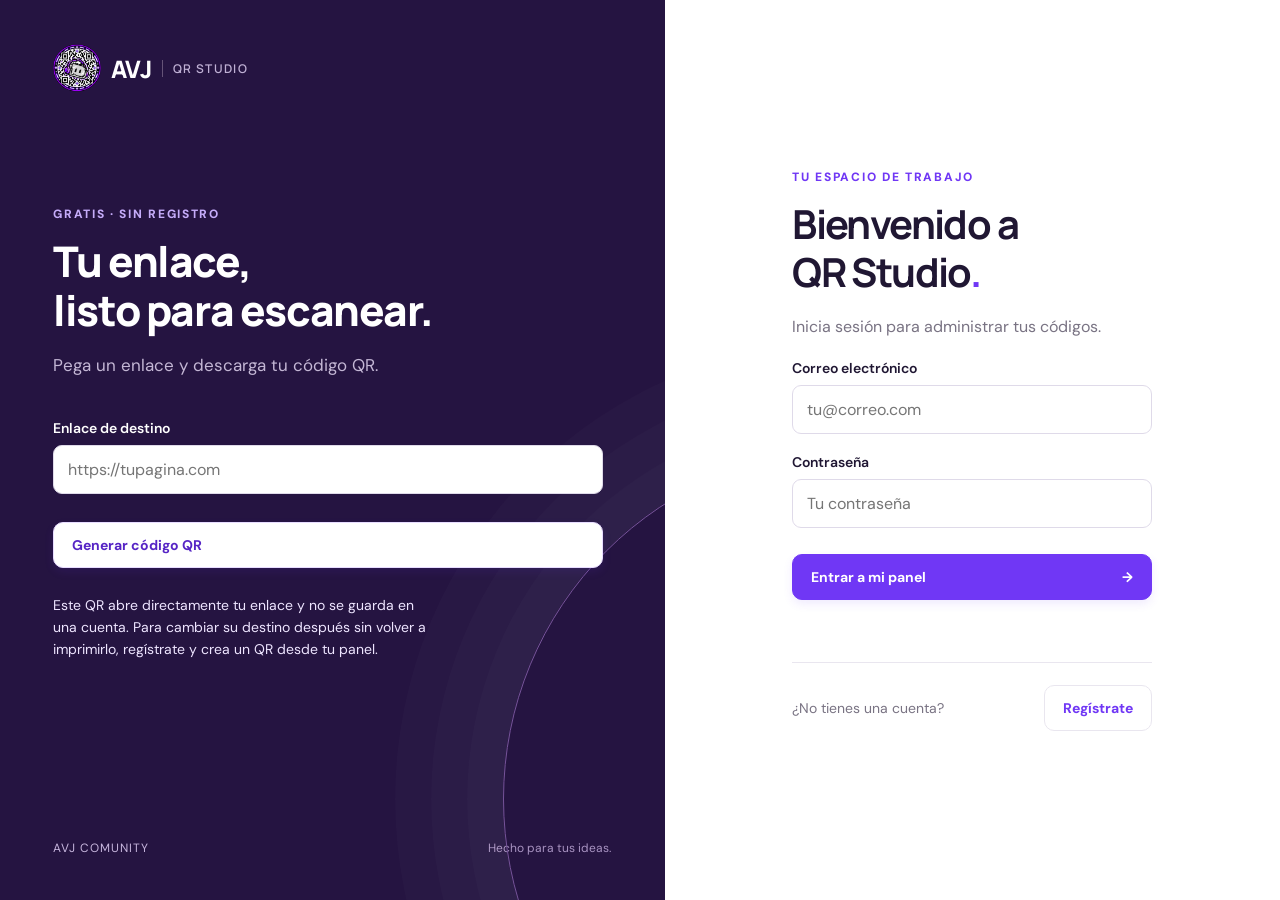
<file: public/index.html>
<!doctype html>
<html lang="es">
<head>
<meta charset="utf-8">
<meta name="viewport" content="width=device-width,initial-scale=1">
<meta name="theme-color" content="#7037f5">

<!-- ============ SEO PRINCIPAL ============ -->
<title>Generador de Códigos QR Gratis Online · PNG y SVG sin registro | AVJ QR Studio</title>
<meta name="description" content="Generador de códigos QR gratis online. Crea tu QR en segundos para enlaces, WhatsApp, WiFi, Instagram, menús, tarjetas y más. Descarga en PNG o SVG sin registro, o crea QR dinámicos editables con panel propio.">
<meta name="keywords" content="generador de qr, generador de codigos qr, crear codigo qr, codigo qr gratis, qr gratis, qr online, generador qr online, qr png, qr svg, qr para whatsapp, qr para instagram, qr para wifi, qr para menu, qr para restaurante, qr dinamico, qr estatico, qr editable, qr marketing, qr publicidad, qr tarjetas, qr negocios, qr ecuador, qr latinoamerica, avj qr studio, qravj">
<meta name="robots" content="index, follow, max-image-preview:large, max-snippet:-1, max-video-preview:-1">
<meta name="googlebot" content="index, follow">
<meta name="author" content="AVJ Comunity">
<meta name="publisher" content="AVJ QR Studio">
<meta name="copyright" content="AVJ Comunity">
<meta name="rating" content="general">
<meta name="revisit-after" content="3 days">
<meta name="language" content="Spanish">
<meta name="geo.region" content="EC">
<meta name="geo.placename" content="Ecuador">
<link rel="canonical" href="https://qronlin.netlify.app/">
<link rel="alternate" hreflang="es" href="https://qronlin.netlify.app/">
<link rel="alternate" hreflang="es-ec" href="https://qronlin.netlify.app/">
<link rel="alternate" hreflang="x-default" href="https://qronlin.netlify.app/">

<!-- ============ OPEN GRAPH ============ -->
<meta property="og:type" content="website">
<meta property="og:url" content="https://qronlin.netlify.app/">
<meta property="og:site_name" content="AVJ QR Studio">
<meta property="og:title" content="Generador de Códigos QR Gratis Online · PNG y SVG | AVJ QR Studio">
<meta property="og:description" content="Crea códigos QR gratis en segundos. Descarga PNG o SVG sin registrarte, o crea QR dinámicos y cambia el destino sin reimprimir.">
<meta property="og:image" content="https://qronlin.netlify.app/assets/og-image.png">
<meta property="og:image:secure_url" content="https://qronlin.netlify.app/assets/og-image.png">
<meta property="og:image:width" content="1200">
<meta property="og:image:height" content="630">
<meta property="og:image:alt" content="AVJ QR Studio · Generador de códigos QR gratis">
<meta property="og:locale" content="es_EC">
<meta property="og:locale:alternate" content="es_ES">
<meta property="og:locale:alternate" content="es_MX">

<!-- ============ TWITTER CARD ============ -->
<meta name="twitter:card" content="summary_large_image">
<meta name="twitter:site" content="@avj_comunity">
<meta name="twitter:creator" content="@avj_comunity">
<meta name="twitter:title" content="Generador de Códigos QR Gratis Online | AVJ QR Studio">
<meta name="twitter:description" content="Genera QR gratis, sin registro. Descarga PNG o SVG o administra QR dinámicos desde tu panel.">
<meta name="twitter:image" content="https://qronlin.netlify.app/assets/og-image.png">
<meta name="twitter:image:alt" content="AVJ QR Studio · Generador QR">

<!-- ============ FAVICON / PWA ============ -->
<link rel="icon" type="image/png" sizes="any" href="assets/avj-logo.png">
<link rel="icon" type="image/png" sizes="32x32" href="assets/avj-logo.png">
<link rel="icon" type="image/png" sizes="16x16" href="assets/avj-logo.png">
<link rel="apple-touch-icon" sizes="180x180" href="assets/avj-logo.png">
<link rel="mask-icon" href="assets/avj-logo.png" color="#7037f5">
<link rel="manifest" href="site.webmanifest">

<!-- ============ PRECONNECT ============ -->
<link rel="preconnect" href="https://fonts.googleapis.com">
<link rel="preconnect" href="https://fonts.gstatic.com" crossorigin>
<link rel="preconnect" href="https://ktmolgqoktuulvdwuoum.supabase.co" crossorigin>
<link rel="dns-prefetch" href="https://ktmolgqoktuulvdwuoum.supabase.co">
<link rel="dns-prefetch" href="https://www.instagram.com">
<link rel="dns-prefetch" href="https://chat.whatsapp.com">

<!-- ============ DATOS ESTRUCTURADOS ============ -->
<script type="application/ld+json">
{
  "@context": "https://schema.org",
  "@graph": [
    {
      "@type": "WebApplication",
      "@id": "https://qronlin.netlify.app/#app",
      "name": "AVJ QR Studio",
      "alternateName": ["Generador QR AVJ", "QR Studio", "Generador de códigos QR gratis"],
      "url": "https://qronlin.netlify.app/",
      "applicationCategory": "UtilitiesApplication",
      "applicationSubCategory": "QR Code Generator",
      "operatingSystem": "Web (Chrome, Firefox, Safari, Edge)",
      "browserRequirements": "Requires JavaScript",
      "inLanguage": "es",
      "isAccessibleForFree": true,
      "description": "Generador de códigos QR gratis online. Crea tu QR en segundos para enlaces, WhatsApp, WiFi, Instagram, menús, tarjetas y más. Descarga en PNG o SVG sin registro, o crea QR dinámicos editables con panel propio.",
      "offers": {
        "@type": "Offer",
        "price": "0",
        "priceCurrency": "USD",
        "availability": "https://schema.org/InStock"
      },
      "featureList": [
        "Generador de QR gratis sin registro",
        "Descarga de códigos QR en PNG",
        "Descarga de códigos QR en SVG",
        "QR dinámicos editables",
        "Panel para administrar códigos QR",
        "Pausar y activar códigos QR",
        "Cambiar el destino sin reimprimir el QR",
        "Compatible con WhatsApp, Instagram, WiFi, menús y enlaces"
      ],
      "screenshot": "https://qronlin.netlify.app/assets/og-image.png",
      "aggregateRating": {
        "@type": "AggregateRating",
        "ratingValue": "4.9",
        "ratingCount": "27",
        "bestRating": "5",
        "worstRating": "1"
      },
      "publisher": { "@id": "https://qronlin.netlify.app/#organization" }
    },
    {
      "@type": "Organization",
      "@id": "https://qronlin.netlify.app/#organization",
      "name": "AVJ Comunity",
      "alternateName": "AVJ QR Studio",
      "url": "https://qronlin.netlify.app/",
      "logo": {
        "@type": "ImageObject",
        "url": "https://qronlin.netlify.app/assets/avj-logo.png",
        "width": 512,
        "height": 512
      },
      "sameAs": [
        "https://www.instagram.com/avj_comunity/",
        "https://chat.whatsapp.com/BFJ3tOe3e2i5Pzqizn2ieJ"
      ],
      "contactPoint": {
        "@type": "ContactPoint",
        "contactType": "customer support",
        "url": "https://www.instagram.com/avj_comunity/",
        "availableLanguage": ["Spanish"]
      }
    },
    {
      "@type": "WebSite",
      "@id": "https://qronlin.netlify.app/#website",
      "url": "https://qronlin.netlify.app/",
      "name": "AVJ QR Studio",
      "inLanguage": "es",
      "publisher": { "@id": "https://qronlin.netlify.app/#organization" }
    },
    {
      "@type": "BreadcrumbList",
      "@id": "https://qronlin.netlify.app/#breadcrumb",
      "itemListElement": [
        { "@type": "ListItem", "position": 1, "name": "Inicio", "item": "https://qronlin.netlify.app/" },
        { "@type": "ListItem", "position": 2, "name": "Generador de códigos QR", "item": "https://qronlin.netlify.app/#generador" }
      ]
    },
    {
      "@type": "HowTo",
      "@id": "https://qronlin.netlify.app/#howto",
      "name": "Cómo crear un código QR gratis",
      "description": "Aprende a generar un código QR gratis y descargarlo en PNG o SVG en menos de un minuto, sin registro.",
      "inLanguage": "es",
      "totalTime": "PT1M",
      "estimatedCost": { "@type": "MonetaryAmount", "currency": "USD", "value": "0" },
      "step": [
        {
          "@type": "HowToStep",
          "position": 1,
          "name": "Pega tu enlace",
          "text": "Copia el enlace o destino que quieres convertir en código QR y pégalo en el campo del generador."
        },
        {
          "@type": "HowToStep",
          "position": 2,
          "name": "Genera el QR",
          "text": "Pulsa el botón Generar código QR. El código aparece al instante, listo para descargar."
        },
        {
          "@type": "HowToStep",
          "position": 3,
          "name": "Descarga PNG o SVG",
          "text": "Elige el formato PNG para imprimir o SVG para diseño vectorial y descarga tu código QR gratis."
        }
      ]
    },
    {
      "@type": "FAQPage",
      "@id": "https://qronlin.netlify.app/#faq",
      "mainEntity": [
        {
          "@type": "Question",
          "name": "¿Es gratis el generador de códigos QR de AVJ QR Studio?",
          "acceptedAnswer": { "@type": "Answer", "text": "Sí. Puedes generar y descargar códigos QR totalmente gratis, sin registrarte y sin límite de códigos. Solo pagas si en el futuro decides usar funciones avanzadas de administración." }
        },
        {
          "@type": "Question",
          "name": "¿Necesito registrarme para crear un código QR?",
          "acceptedAnswer": { "@type": "Answer", "text": "No. Puedes generar y descargar tu código QR sin crear cuenta. Solo te registras si quieres crear códigos QR dinámicos que puedas editar después." }
        },
        {
          "@type": "Question",
          "name": "¿Puedo descargar el código QR en PNG o SVG?",
          "acceptedAnswer": { "@type": "Answer", "text": "Sí. Puedes descargar tu código QR en PNG de alta resolución para imprimir o compartir, y en SVG vectorial para diseño gráfico e imprenta." }
        },
        {
          "@type": "Question",
          "name": "¿Qué diferencia hay entre un QR estático y uno dinámico?",
          "acceptedAnswer": { "@type": "Answer", "text": "Un QR estático contiene el enlace directamente y no se puede cambiar. Un QR dinámico apunta a un enlace corto de AVJ QR Studio y te permite cambiar el destino final cuando quieras sin reimprimir el código." }
        },
        {
          "@type": "Question",
          "name": "¿Los códigos QR caducan?",
          "acceptedAnswer": { "@type": "Answer", "text": "Los códigos QR gratuitos de AVJ QR Studio no caducan. Puedes usarlos el tiempo que quieras en tarjetas, menús, camisetas, stickers o publicidad." }
        },
        {
          "@type": "Question",
          "name": "¿Funcionan los códigos QR en cualquier teléfono?",
          "acceptedAnswer": { "@type": "Answer", "text": "Sí. Los códigos QR generados por AVJ QR Studio funcionan en iPhone, Android, tablets y cámaras modernas. Cualquier lector de QR estándar los reconoce." }
        },
        {
          "@type": "Question",
          "name": "¿Puedo usar los QR para mi restaurante, negocio o tienda?",
          "acceptedAnswer": { "@type": "Answer", "text": "Sí. Son ideales para menús de restaurante, catálogos, tarjetas de presentación, empaques, promociones, redes sociales, WiFi de invitados y cualquier uso comercial." }
        },
        {
          "@type": "Question",
          "name": "¿Cómo cambio el destino de un QR dinámico?",
          "acceptedAnswer": { "@type": "Answer", "text": "Inicia sesión en tu panel de AVJ QR Studio, abre el código que quieras editar y cambia el enlace. El código QR impreso seguirá siendo el mismo y apuntará al nuevo destino." }
        }
      ]
    }
  ]
}
</script>

<!-- ============ EVITAR INDEXAR ?q= ============ -->
<script>
  if (new URLSearchParams(location.search).has('q')) {
    const m = document.createElement('meta');
    m.name = 'robots';
    m.content = 'noindex, nofollow';
    document.head.appendChild(m);
  }
</script>

<link rel="stylesheet" href="styles.css?v=7">
<script defer src="vendor/supabase.js"></script>
<script defer src="vendor/qrcode.js"></script>
<script defer src="config.js?v=7"></script>
<script defer src="app.js?v=7"></script>
<script defer src="guest.js?v=7"></script>
</head>
<body>

<!-- ============ SEO: contenido textual indexable ============ -->
<noscript>
  <h1>Generador de códigos QR gratis online</h1>
  <p>AVJ QR Studio es un generador de códigos QR gratis que funciona online y sin registro. Crea códigos QR para enlaces, WhatsApp, Instagram, WiFi, menús de restaurante, tarjetas de presentación, catálogos y más. Descarga tu código QR en PNG o SVG.</p>
</noscript>
<div class="seo-content" aria-hidden="true">
  <h1>Generador de códigos QR gratis online</h1>
  <p>Crea tu código QR gratis en segundos con AVJ QR Studio, el generador de códigos QR online que no requiere registro. Convierte cualquier enlace en un código QR que puedes descargar en PNG o SVG para imprimir, compartir o pegar en tus redes sociales.</p>
  <h2>¿Para qué sirve un código QR?</h2>
  <p>Un código QR sirve para compartir información de forma rápida: un enlace web, tu WhatsApp, tu perfil de Instagram, tu red WiFi, un menú de restaurante, una ubicación en el mapa, un pago o una tarjeta de presentación digital. Al escanear el código con la cámara del teléfono, la persona llega automáticamente al destino.</p>
  <h2>Tipos de códigos QR que puedes crear</h2>
  <p>Código QR para WhatsApp, código QR para Instagram, código QR para enlaces web, código QR para menú de restaurante, código QR para WiFi, código QR para tarjetas de presentación, código QR para catálogos, código QR para publicidad impresa, código QR para eventos, código QR para productos y código QR para cualquier enlace.</p>
  <h2>QR estático o QR dinámico</h2>
  <p>El QR estático guarda el destino directamente y no se puede cambiar. El QR dinámico apunta a un enlace editable y te permite cambiar el destino sin volver a imprimir. AVJ QR Studio es el único generador gratis que combina ambos: descarga inmediata y administración en panel.</p>
  <h2>Códigos QR gratis sin registro</h2>
  <p>Genera códigos QR gratis las veces que quieras. No necesitas cuenta, correo ni tarjeta. Solo pega tu enlace, genera el QR y descarga el archivo PNG o SVG.</p>
</div>

<!-- ============ SCREENS ============ -->
<section id="redirect-screen" class="redirect-screen" hidden>
  <div class="brand"><img class="brand-logo" src="assets/avj-logo.png" width="48" height="48" alt="Logo AVJ"> AVJ <span>QR STUDIO</span></div>
  <div class="spinner"></div>
  <h1 id="redirect-title">Abriendo tu enlace…</h1>
  <p id="redirect-message">Un momento, estamos consultando el destino actual.</p>
  <button id="retry-redirect" class="primary" hidden>Intentar de nuevo</button>
</section>

<section id="auth-screen" class="auth-screen" hidden>
  <div class="auth-art">
    <div class="brand"><img class="brand-logo" src="assets/avj-logo.png" width="48" height="48" alt="Logo AVJ"> AVJ <span>QR STUDIO</span></div>
    <div class="auth-pitch guest-generator">
      <span class="eyebrow">GRATIS · SIN REGISTRO</span>
      <h1>Tu enlace,<br>listo para escanear.</h1>
      <p>Pega un enlace y descarga tu código QR.</p>
      <form id="guest-form">
        <label for="guest-link">Enlace de destino</label>
        <input id="guest-link" type="url" inputmode="url" maxlength="2048" placeholder="https://tupagina.com" required aria-describedby="guest-help" autocomplete="url">
        <button class="primary full" type="submit">Generar código QR</button>
      </form>
      <div id="guest-loading" class="guest-loading" role="status" hidden>
        <span class="guest-loader" aria-hidden="true"></span>
        <span>Generando tu código QR…</span>
      </div>
      <p id="guest-error" class="guest-error" role="alert"></p>
      <div id="guest-result" hidden>
        <div id="guest-qr" class="guest-qr"></div>
        <p id="guest-destination" class="guest-destination"></p>
        <div class="download-actions">
          <button id="guest-png" class="primary" type="button">↓ Descargar PNG</button>
          <button id="guest-svg" class="secondary" type="button">↓ Descargar SVG</button>
        </div>
        <p class="guest-status" role="status" id="guest-status"></p>
      </div>
      <p id="guest-help" class="guest-help">Este QR abre directamente tu enlace y no se guarda en una cuenta. Para cambiar su destino después sin volver a imprimirlo, regístrate y crea un QR desde tu panel.</p>
    </div>
    <span class="auth-footer">AVJ COMUNITY <span>Hecho para tus ideas.</span></span>
  </div>
  <div class="auth-form-wrap">
    <div class="auth-form-inner">
      <span class="eyebrow purple">TU ESPACIO DE TRABAJO</span>
      <h2 id="auth-title">Bienvenido a<br>QR Studio<span class="purple">.</span></h2>
      <p id="auth-subtitle">Inicia sesión para administrar tus códigos.</p>
      <form id="login-form">
        <label for="email">Correo electrónico</label>
        <input id="email" name="email" type="email" autocomplete="username" placeholder="tu@correo.com" required>
        <label for="password">Contraseña</label>
        <input id="password" name="password" type="password" autocomplete="current-password" placeholder="Tu contraseña" required>
        <button class="primary full" type="submit">Entrar a mi panel <span>→</span></button>
      </form>
      <form id="signup-form" hidden>
        <label for="signup-email">Correo electrónico</label>
        <input id="signup-email" name="email" type="email" autocomplete="email" placeholder="tu@correo.com" required>
        <label for="signup-password">Contraseña</label>
        <input id="signup-password" name="password" type="password" autocomplete="new-password" minlength="8" placeholder="Mínimo 8 caracteres" required aria-describedby="password-hint">
        <p class="field-help" id="password-hint">Usa una contraseña de al menos 8 caracteres.</p>
        <label for="signup-confirm">Confirma tu contraseña</label>
        <input id="signup-confirm" name="password-confirmation" type="password" autocomplete="new-password" minlength="8" placeholder="Repite tu contraseña" required>
        <button class="primary full" type="submit">Crear mi cuenta <span>→</span></button>
      </form>
      <p id="auth-message" class="form-message" role="status" aria-live="polite"></p>
      <div class="access-note auth-switch">
        <span id="auth-switch-label">¿No tienes una cuenta?</span>
        <button type="button" id="switch-auth" class="secondary">Regístrate</button>
      </div>
    </div>
  </div>
</section>

<div id="dashboard" class="app-shell" hidden>
  <aside class="sidebar">
    <a class="brand" href="./"><img class="brand-logo" src="assets/avj-logo.png" width="48" height="48" alt="Logo AVJ"> AVJ <span>QR STUDIO</span></a>
    <span class="nav-label">ESPACIO DE TRABAJO</span>
    <button class="nav-item selected" id="nav-all"><span>▦</span> Mis códigos QR <span id="nav-count" class="count">0</span></button>
    <div class="sidebar-tip">
      <span class="tip-icon">↗</span>
      <strong>Imprime una vez.<br>Actualiza cuando quieras.</strong>
      <p>Edita el destino y conserva el mismo QR.</p>
    </div>
    <div class="account">
      <span class="avatar" id="avatar">A</span>
      <div><strong>Mi cuenta</strong><span id="account-email"></span></div>
      <button class="icon-button" id="logout" title="Cerrar sesión" aria-label="Cerrar sesión">↪</button>
    </div>
  </aside>
  <main>
    <header class="topbar">
      <span>Mi espacio <span class="muted">/</span> <strong>Códigos QR</strong></span>
      <span class="connection" id="connection">Conectando…</span>
    </header>
    <div class="main-content">
      <section class="page-heading">
        <div>
          <span class="eyebrow purple">TODO CONECTADO, TODO BAJO CONTROL</span>
          <h1>Mis códigos QR<span class="purple">.</span></h1>
          <p>Cambia el destino. Conserva el código.</p>
        </div>
        <button id="new-qr" class="primary">＋ Crear código QR</button>
      </section>
      <section class="stats" aria-label="Resumen">
        <div class="stat"><span>Total de códigos</span><strong id="stat-total">—</strong><span class="stat-icon">▦</span></div>
        <div class="stat"><span>Activos</span><strong id="stat-active">—</strong><span class="stat-icon green">↗</span></div>
        <div class="stat"><span>En pausa</span><strong id="stat-paused">—</strong><span class="stat-icon amber">Ⅱ</span></div>
      </section>
      <section class="workspace">
        <div class="toolbar">
          <div class="filters" role="group" aria-label="Filtrar códigos">
            <button class="filter selected" data-filter="all" aria-pressed="true">Todos</button>
            <button class="filter" data-filter="active" aria-pressed="false">Activos</button>
            <button class="filter" data-filter="paused" aria-pressed="false">En pausa</button>
          </div>
          <div class="search-wrap">
            <span>⌕</span>
            <input id="search" type="search" placeholder="Buscar un código…" aria-label="Buscar códigos">
          </div>
          <button id="refresh" class="icon-button" title="Actualizar" aria-label="Actualizar códigos">↻</button>
        </div>
        <div id="list-message" role="status" class="list-message" hidden></div>
        <div id="qr-grid" class="qr-grid"></div>
        <div id="empty-state" class="empty-state" hidden>
          <span class="empty-icon">▦</span>
          <h2>Tu próximo destino empieza aquí</h2>
          <p>Crea tu primer QR y conecta a tus clientes con lo que quieras compartir.</p>
          <button id="empty-create" class="primary">＋ Crear mi primer QR</button>
        </div>
      </section>
      <footer class="main-footer">
        <span>AVJ QR STUDIO</span>
        <span>Tus códigos, siempre en tus manos.</span>
      </footer>
    </div>
  </main>
</div>

<dialog id="editor">
  <form id="qr-form">
    <div class="modal-heading">
      <div><span class="eyebrow purple">QR DINÁMICO</span><h2 id="editor-title">Crear código QR</h2></div>
      <button type="button" class="icon-button" data-close="editor" aria-label="Cerrar">×</button>
    </div>
    <label for="qr-name">Nombre del código</label>
    <input id="qr-name" maxlength="80" placeholder="Ej. Catálogo de septiembre" required>
    <label for="qr-destination">Enlace de destino</label>
    <input id="qr-destination" type="url" maxlength="2048" placeholder="https://…" required>
    <p class="field-help">Aquí llegará la persona que escanee tu QR.</p>
    <label for="qr-note">Nota <span class="muted">(opcional)</span></label>
    <textarea id="qr-note" maxlength="240" rows="2" placeholder="Para identificar dónde lo estás usando…"></textarea>
    <label class="switch-row"><span>Código activo</span><input id="qr-active" type="checkbox" checked><span class="switch-track"></span></label>
    <div class="info-box">↗ Puedes actualizar este destino después. El QR seguirá siendo el mismo.</div>
    <p id="editor-error" class="form-message" role="alert"></p>
    <div class="modal-actions">
      <button type="button" class="secondary" data-close="editor">Cancelar</button>
      <button type="submit" class="primary" id="save-qr">Crear QR</button>
    </div>
  </form>
</dialog>

<dialog id="detail">
  <div class="modal-heading">
    <div><span class="eyebrow purple">LISTO PARA COMPARTIR</span><h2 id="detail-title"></h2></div>
    <button class="icon-button" data-close="detail" aria-label="Cerrar">×</button>
  </div>
  <div id="detail-qr" class="detail-qr"></div>
  <p class="field-help center">Este QR contiene tu enlace permanente.</p>
  <label for="permanent-link">Enlace del QR</label>
  <div class="copy-row">
    <input id="permanent-link" readonly>
    <button class="secondary" id="copy-link">Copiar</button>
  </div>
  <div class="download-actions">
    <button class="primary" id="download-png">↓ Descargar PNG</button>
    <button class="secondary" id="download-svg">↓ Descargar SVG</button>
  </div>
  <p class="field-help">Prueba el QR desde otro dispositivo antes de imprimirlo.</p>
</dialog>

<!-- ============ MODAL DE AGRADECIMIENTO ============ -->
<dialog id="thanks-modal" class="thanks-modal">
  <button class="thanks-close" data-close="thanks-modal" aria-label="Cerrar">×</button>
  <div class="thanks-glow" aria-hidden="true"></div>
  <div class="thanks-heart" aria-hidden="true">
    <svg viewBox="0 0 24 24" fill="none" stroke="currentColor" stroke-width="1.8" stroke-linecap="round" stroke-linejoin="round">
      <path d="M20.84 4.61a5.5 5.5 0 0 0-7.78 0L12 5.67l-1.06-1.06a5.5 5.5 0 0 0-7.78 7.78l1.06 1.06L12 21.23l7.78-7.78 1.06-1.06a5.5 5.5 0 0 0 0-7.78z"/>
    </svg>
  </div>
  <span class="thanks-eyebrow">¡GRACIAS POR USARNOS!</span>
  <h2>Tu QR está listo <span class="purple">💜</span></h2>
  <p class="thanks-text">Muchas gracias por usar esta herramienta gratuita. Nos ayudarías muchísimo si nos sigues en Instagram o te unes a nuestro canal de WhatsApp. ¡Es gratis y nos impulsa a seguir creando cosas así!</p>

  <div class="thanks-actions">
    <a class="thanks-btn thanks-instagram"
       href="https://www.instagram.com/avj_comunity/"
       target="_blank" rel="noopener noreferrer">
      <span class="thanks-icon" aria-hidden="true">
        <svg viewBox="0 0 24 24" fill="none" stroke="currentColor" stroke-width="1.8" stroke-linecap="round" stroke-linejoin="round">
          <rect x="2" y="2" width="20" height="20" rx="5" ry="5"/>
          <path d="M16 11.37A4 4 0 1 1 12.63 8 4 4 0 0 1 16 11.37z"/>
          <line x1="17.5" y1="6.5" x2="17.51" y2="6.5"/>
        </svg>
      </span>
      <span class="thanks-btn-text">
        <strong>Síguenos en Instagram</strong>
        <small>@avj_comunity</small>
      </span>
      <span class="thanks-arrow" aria-hidden="true">→</span>
    </a>

    <a class="thanks-btn thanks-whatsapp"
       href="https://chat.whatsapp.com/BFJ3tOe3e2i5Pzqizn2ieJ"
       target="_blank" rel="noopener noreferrer">
      <span class="thanks-icon" aria-hidden="true">
        <svg viewBox="0 0 24 24" fill="currentColor">
          <path d="M20.52 3.48A11.94 11.94 0 0 0 12.02 0C5.4 0 .03 5.37.03 11.98c0 2.11.55 4.17 1.6 5.99L0 24l6.19-1.62a11.94 11.94 0 0 0 5.83 1.49h.01c6.61 0 11.98-5.37 11.98-11.98 0-3.2-1.25-6.21-3.49-8.41zM12.03 21.8h-.01a9.9 9.9 0 0 1-5.04-1.38l-.36-.21-3.67.96.98-3.58-.23-.37a9.88 9.88 0 0 1-1.52-5.28c0-5.47 4.45-9.92 9.93-9.92 2.65 0 5.14 1.03 7.01 2.91a9.85 9.85 0 0 1 2.9 7.02c0 5.47-4.45 9.85-9.99 9.85zm5.45-7.39c-.3-.15-1.77-.87-2.04-.97-.27-.1-.47-.15-.67.15-.2.3-.77.97-.95 1.17-.17.2-.35.22-.65.07-.3-.15-1.27-.47-2.41-1.49-.89-.79-1.49-1.76-1.66-2.06-.17-.3-.02-.46.13-.61.13-.13.3-.35.45-.52.15-.17.2-.3.3-.5.1-.2.05-.37-.02-.52-.07-.15-.67-1.62-.92-2.21-.24-.58-.49-.5-.67-.51-.17-.01-.37-.01-.57-.01-.2 0-.52.07-.79.37-.27.3-1.04 1.02-1.04 2.48 0 1.46 1.06 2.87 1.21 3.07.15.2 2.09 3.2 5.07 4.49.71.31 1.26.49 1.69.63.71.23 1.36.2 1.87.12.57-.08 1.77-.72 2.02-1.42.25-.7.25-1.29.17-1.42-.07-.13-.27-.2-.57-.35z"/>
        </svg>
      </span>
      <span class="thanks-btn-text">
        <strong>Únete al canal de WhatsApp</strong>
        <small>Comunidad AVJ</small>
      </span>
      <span class="thanks-arrow" aria-hidden="true">→</span>
    </a>
  </div>

  <button class="thanks-continue" data-close="thanks-modal" type="button">
    Seguir usando el generador
  </button>
</dialog>

<div id="auth-loading" class="auth-loading" role="status" aria-live="polite" hidden>
  <div class="loading-card">
    <img class="loading-logo" src="assets/avj-logo.png" width="112" height="112" alt="Logo AVJ">
    <div class="login-spinner" aria-hidden="true"></div>
    <h2 id="loading-title">Entrando a tu panel…</h2>
    <p>Un momento, estamos preparando tu espacio.</p>
  </div>
</div>
<div id="toast" class="toast" role="status" hidden></div>
<noscript>Activa JavaScript para usar QR Studio y abrir sus enlaces.</noscript>
</body>
</html>
</file>
<file: public/styles.css>
@import url('https://fonts.googleapis.com/css2?family=DM+Sans:wght@400;500;600;700&family=Manrope:wght@400;500;600;700;800&display=swap');
:root{--purple:#7037f5;--ink:#201733;--muted:#797383;--border:#e9e6ef;--paper:#f7f7fb;--green:#15805c;--radius:18px;font-family:'DM Sans',sans-serif;color:var(--ink);font-size:16px}*{box-sizing:border-box}body{margin:0;background:var(--paper)}[hidden]{display:none!important}button,input,textarea{font:inherit}button,a,input,textarea{-webkit-tap-highlight-color:transparent}button{cursor:pointer;transition:background .15s,transform .15s}button:disabled{opacity:.55;cursor:wait}button:focus-visible,a:focus-visible{outline:3px solid #af8eff;outline-offset:4px}h1,h2,h3,.brand{font-family:Manrope,sans-serif}h1,h2,h3,p{margin-top:0}p{line-height:1.6}a{color:inherit}.brand{display:flex;align-items:center;gap:10px;font-size:24px;font-weight:800;text-decoration:none;white-space:nowrap}.brand>span:last-child{font-size:12px;letter-spacing:1.3px;font-weight:600;border-left:1px solid #d7d1e1;padding-left:10px}.brand-icon{display:grid;place-items:center;background:var(--purple);color:white;width:38px;height:38px;border-radius:11px;font-size:30px;font-weight:400}.eyebrow{font-size:12px;letter-spacing:1.7px;font-weight:800;display:block;margin-bottom:15px}.purple{color:var(--purple)}.muted{color:var(--muted)}.primary,.secondary{min-height:46px;border-radius:10px;padding:12px 18px;font-weight:700;font-size:14px;display:inline-flex;align-items:center;justify-content:center;gap:10px}.primary{border:1px solid var(--purple);background:var(--purple);color:white;box-shadow:0 4px 10px #7037f51a}.primary:hover{background:#5c22df}.secondary{background:white;border:1px solid var(--border);color:var(--ink)}.secondary:hover{background:#f4f1fa}.full{width:100%;justify-content:space-between}.icon-button{background:transparent;border:0;font-size:24px;min-width:40px;min-height:40px;color:var(--muted);border-radius:8px}.icon-button:hover{background:#eee8fc;color:var(--purple)}label{display:block;font-size:14px;font-weight:600;margin:19px 0 8px}input:not([type=checkbox]),textarea{width:100%;border:1px solid #dfdae9;background:white;color:var(--ink);border-radius:9px;padding:13px 14px;outline:none;font-size:16px}input:focus,textarea:focus{border-color:var(--purple);box-shadow:0 0 0 3px #7037f51a}textarea{resize:vertical}.field-help{font-size:13px;color:var(--muted);margin:8px 0 0;line-height:1.55}.form-message{font-size:14px;color:#b32b4f;min-height:20px;margin:14px 0}.auth-screen{min-height:100vh;display:grid;grid-template-columns:1.08fr 1fr;background:white}.auth-art{min-height:100vh;background:#251441;color:white;padding:44px 8%;display:flex;flex-direction:column;position:relative;overflow:hidden}.auth-art:after{content:'';position:absolute;width:700px;height:700px;border:1px solid #76549a;border-radius:50%;right:-540px;bottom:-250px;box-shadow:0 0 0 36px #ffffff04,0 0 0 72px #ffffff04,0 0 0 108px #ffffff04;pointer-events:none}.auth-art .brand-icon{background:#a9ffb7;color:#261641}.auth-art .brand>span:last-child{color:#bfb0d4;border-color:#655377}.auth-pitch{margin:auto 0;padding:75px 0;position:relative;z-index:1}.auth-pitch>.eyebrow{color:#c5acf9}.auth-pitch h1{font-size:clamp(36px,3.5vw,58px);letter-spacing:-2px;line-height:1.18;font-weight:800;margin-bottom:24px}.auth-pitch em{color:#b99bff;font-style:normal}.auth-pitch p{max-width:380px;color:#c4b7d5;font-size:17px}.auth-qr{display:flex;gap:24px;align-items:center;margin-top:42px}.auth-qr svg{display:block;width:132px;height:132px;background:white;border-radius:10px}.auth-qr strong{display:block;line-height:1.5;font-size:18px;margin:8px 0 12px}.mini-label{font-size:10px;letter-spacing:1.3px;color:#bbaaCF}.pill{display:inline-block;background:#ffffff15;color:#c4b0eb;border:1px solid #ffffff18;border-radius:99px;padding:5px 10px;font-size:12px}.auth-footer{display:flex;justify-content:space-between;font-size:12px;letter-spacing:1px;color:#c7b6dd}.auth-footer span{letter-spacing:0;color:#a994c2}.auth-form-wrap{display:grid;place-items:center;padding:60px 32px}.auth-form-inner{width:100%;max-width:360px}.auth-form-inner h2{font-size:40px;line-height:1.2;letter-spacing:-1.6px;margin-bottom:18px}.auth-form-inner>p{color:var(--muted)}#login-form>.primary{margin-top:26px}.access-note{border-top:1px solid var(--border);padding-top:22px;margin-top:28px;font-size:13px;color:var(--muted)}.access-note strong{color:var(--ink);font-size:14px}.access-note p{margin-top:8px}.app-shell{display:grid;grid-template-columns:250px minmax(0,1fr);min-height:100vh}.sidebar{background:white;border-right:1px solid var(--border);padding:30px 20px 18px;display:flex;flex-direction:column;position:sticky;top:0;height:100vh}.sidebar .brand{font-size:22px;margin:2px 0 50px}.sidebar .brand>span:last-child{font-size:10px;padding-left:7px}.nav-label{font-size:10px;color:#948b9f;letter-spacing:1.4px;font-weight:700;margin:0 12px 14px}.nav-item{border:0;background:transparent;display:flex;gap:12px;align-items:center;padding:14px 13px;text-align:left;border-radius:10px;color:#736b80;font-size:14px;font-weight:600;margin-bottom:6px}.nav-item>span:first-child{font-size:19px}.nav-item.selected{color:var(--purple);background:#f0eaff}.count{margin-left:auto;font-size:12px;background:white;border-radius:5px;padding:2px 6px}.sidebar-tip{margin-top:auto;padding:20px 15px;border-radius:14px;background:#f8f6fe;border:1px solid #eee7fa}.tip-icon{display:block;font-size:30px;color:var(--purple);margin-bottom:14px}.sidebar-tip strong{font-family:Manrope,sans-serif;font-size:15px;line-height:1.6}.sidebar-tip p{font-size:13px;color:var(--muted);margin:10px 0 0}.account{margin-top:25px;padding-top:20px;border-top:1px solid var(--border);display:flex;align-items:center;gap:10px;min-width:0}.avatar{background:#efe7ff;color:var(--purple);border-radius:50%;width:36px;height:36px;display:grid;place-items:center;font-size:14px;font-weight:700;flex-shrink:0}.account>div{overflow:hidden}.account strong{font-size:13px}.account div>span{display:block;font-size:12px;color:var(--muted);overflow:hidden;text-overflow:ellipsis}.account .icon-button{margin-left:auto;font-size:20px;min-width:32px}.topbar{height:78px;background:#ffffffbb;border-bottom:1px solid var(--border);display:flex;align-items:center;justify-content:space-between;padding:0 40px;font-size:13px;color:var(--muted)}.topbar strong{color:#51475f;font-weight:500}.topbar .muted{margin:0 14px}.connection{font-size:12px;background:#eef7f1;color:var(--green);padding:6px 10px;border-radius:6px}.main-content{max-width:1500px;margin:auto;padding:38px 40px}.page-heading{display:flex;align-items:center;justify-content:space-between;gap:20px;margin-bottom:30px}.page-heading h1{font-size:36px;letter-spacing:-1.4px;margin-bottom:8px}.page-heading p{color:var(--muted);font-size:15px;margin:0}.page-heading .eyebrow{font-size:10px;margin-bottom:12px}.stats{display:grid;grid-template-columns:repeat(3,1fr);gap:18px;margin-bottom:32px}.stat{background:white;border:1px solid var(--border);border-radius:14px;padding:23px;position:relative}.stat>span:first-child{display:block;font-size:13px;color:var(--muted)}.stat strong{display:block;font-family:Manrope,sans-serif;font-size:32px;margin-top:10px;line-height:1}.stat-icon{position:absolute;right:23px;top:28px;font-size:24px;background:#f2edff;color:var(--purple);border-radius:12px;width:42px;height:42px;display:grid;place-items:center}.stat-icon.green{background:#eaf8f0;color:#2c956a}.stat-icon.amber{background:#fff5e5;color:#c08c25}.toolbar{display:flex;align-items:center;gap:10px;margin-bottom:24px}.filters{display:flex;padding:4px;border:1px solid var(--border);background:#eeedf4;border-radius:9px;gap:2px}.filter{padding:9px 15px;border:0;border-radius:6px;color:var(--muted);font-size:13px;background:transparent}.filter.selected{background:white;color:var(--ink);box-shadow:0 2px 5px #25144108;font-weight:700}.search-wrap{margin-left:auto;position:relative;max-width:270px}.search-wrap>span{position:absolute;left:13px;top:9px;font-size:24px;color:var(--muted)}.search-wrap input{padding-left:40px;font-size:14px;height:43px}.qr-grid{display:grid;grid-template-columns:repeat(auto-fill,minmax(270px,1fr));gap:20px}.qr-card{background:white;border:1px solid var(--border);border-radius:var(--radius);padding:21px;min-width:0;transition:box-shadow .2s,border-color .2s}.qr-card:hover{border-color:#cbb8f5;box-shadow:0 8px 25px #26164106}.card-top{display:flex;align-items:center;justify-content:space-between;margin-bottom:18px}.card-type{font-size:10px;letter-spacing:1.2px;color:#8e839d;font-weight:700}.badge{font-size:12px;color:#197f5d;background:#ecf8f1;padding:5px 9px;border-radius:7px}.badge.paused{color:#956d24;background:#fff5e2}.card-visual{background:#f8f7fc;border:1px solid #efecf5;display:flex;justify-content:center;padding:21px;border-radius:12px;margin-bottom:20px}.card-visual svg{width:124px;height:124px;display:block}.qr-card h3{font-size:17px;margin:0 0 8px;overflow-wrap:anywhere}.destination{display:block;color:var(--muted);font-size:13px;white-space:nowrap;overflow:hidden;text-overflow:ellipsis;text-decoration:none}.card-note{color:var(--muted);font-size:13px;line-height:1.5;overflow-wrap:anywhere;margin:10px 0}.card-actions{border-top:1px solid var(--border);padding-top:16px;margin-top:18px;display:flex;gap:7px}.card-actions button{padding:8px 11px;min-height:38px;font-size:12px;flex:1}.card-date{display:block;font-size:12px;color:#9a90a5;margin-top:13px}.empty-state{text-align:center;padding:66px 20px;border:1px dashed #d7cfe7;border-radius:18px;background:#ffffff80}.empty-icon{font-size:40px;display:grid;place-items:center;color:var(--purple);background:#efe8ff;border-radius:20px;width:76px;height:76px;margin:0 auto 22px}.empty-state h2{font-size:22px;margin-bottom:12px}.empty-state p{color:var(--muted);font-size:14px;max-width:370px;margin:0 auto 22px}.main-footer{display:flex;justify-content:space-between;color:#aaa1b5;font-size:12px;margin-top:40px;padding-top:20px;border-top:1px solid var(--border)}.main-footer>span:first-child{letter-spacing:1px;font-weight:700}.list-message{background:#fff4e5;color:#845519;padding:16px;border-radius:10px;font-size:14px;margin-bottom:20px;line-height:1.5}dialog{border:1px solid var(--border);border-radius:20px;padding:28px;width:calc(100% - 32px);max-width:510px;max-height:90dvh;overflow:auto;box-shadow:0 30px 100px #21132b33;color:var(--ink)}dialog::backdrop{background:#24153566;backdrop-filter:blur(4px)}.modal-heading{display:flex;justify-content:space-between;align-items:start;gap:10px}.modal-heading h2{font-size:25px;letter-spacing:-.8px;margin-bottom:10px}.modal-heading .eyebrow{font-size:10px;margin-bottom:8px}.modal-actions{display:flex;gap:10px;justify-content:flex-end;margin-top:23px}.info-box{background:#f5f0ff;color:#654298;padding:14px;border-radius:9px;font-size:13px;line-height:1.6;margin-top:20px}.switch-row{position:relative;display:flex;align-items:center;justify-content:space-between;padding:12px 0}.switch-row input{position:absolute;right:0;width:40px;height:24px;opacity:0;cursor:pointer;z-index:2}.switch-track{width:40px;height:24px;border-radius:20px;background:#cec6db;position:relative}.switch-track:after{content:'';position:absolute;width:18px;height:18px;left:3px;top:3px;background:white;border-radius:50%;transition:transform .15s}.switch-row input:checked+.switch-track{background:var(--purple)}.switch-row input:checked+.switch-track:after{transform:translateX(16px)}.switch-row input:focus-visible+.switch-track{outline:3px solid #b196ec;outline-offset:3px}.detail-qr{margin-top:18px;background:#f8f7fc;border-radius:14px;padding:20px;display:flex;justify-content:center}.detail-qr svg{width:min(100%,240px);height:auto}.center{text-align:center}.copy-row{display:flex;gap:8px}.copy-row input{min-width:0;font-size:13px}.download-actions{display:flex;gap:10px;margin:24px 0 15px}.download-actions button{flex:1}.toast{position:fixed;bottom:24px;left:50%;transform:translateX(-50%);background:#27183d;color:white;padding:14px 22px;border-radius:12px;box-shadow:0 6px 30px #22133630;z-index:100;font-size:14px;max-width:90vw}.redirect-screen{min-height:100vh;display:flex;flex-direction:column;align-items:center;justify-content:center;text-align:center;padding:30px;background:white}.redirect-screen .brand{margin-bottom:55px}.redirect-screen h1{font-size:28px}.redirect-screen p{max-width:470px;color:var(--muted)}.spinner{width:36px;height:36px;border-radius:50%;border:3px solid #eae2fc;border-top-color:var(--purple);animation:spin 1s linear infinite;margin-bottom:25px}@keyframes spin{to{transform:rotate(360deg)}}@media(max-width:1050px){.app-shell{grid-template-columns:210px minmax(0,1fr)}.sidebar{padding:25px 14px}.sidebar .brand>span:last-child{display:none}.main-content{padding:30px 24px}.topbar{padding:0 24px}.stat{padding:18px}.stat-icon{right:16px}.auth-art{padding:35px 7%}.auth-qr{gap:15px}}@media(max-width:760px){.auth-screen{display:block}.auth-art{min-height:auto;padding:25px}.auth-pitch{padding:35px 0 10px}.auth-pitch h1{font-size:35px;letter-spacing:-1.2px}.auth-pitch p,.auth-qr,.auth-footer{display:none}.auth-form-wrap{padding:35px 25px}.auth-form-inner{max-width:430px}.auth-form-inner h2{font-size:30px}.app-shell{display:block}.sidebar{height:auto;position:static;padding:18px;display:flex;flex-direction:row;align-items:center;gap:10px;border-bottom:1px solid var(--border);flex-wrap:wrap}.sidebar .brand{margin:0 auto 0 0}.nav-label,.sidebar-tip,.account>div,.account .avatar,#nav-all{display:none}.nav-item{margin:0;padding:8px;font-size:13px}.account{border:0;padding:0;margin:0}.topbar{height:55px;padding:0 18px;font-size:12px}.topbar .muted{margin:0 8px}.main-content{padding:26px 18px}.page-heading{align-items:flex-start;flex-direction:column;gap:20px}.page-heading h1{font-size:30px}.page-heading .primary{width:100%}.stats{gap:8px;margin-bottom:24px}.stat{padding:16px 12px}.stat>span:first-child{font-size:12px}.stat strong{font-size:28px}.stat-icon{display:none}.toolbar{flex-wrap:wrap;gap:12px}.filters{flex:1}.filter{flex:1;padding:9px 8px}.search-wrap{order:3;max-width:none;width:100%}.qr-grid{grid-template-columns:repeat(auto-fill,minmax(240px,1fr))}.main-footer{gap:20px;font-size:10px}.empty-state{padding:40px 20px}.empty-state h2{font-size:20px}dialog{padding:22px}.download-actions{flex-direction:column}}@media(prefers-reduced-motion:reduce){*,*:before,*:after{animation:none!important;transition:none!important}}

/* ============================================================
   Registro de usuarios
   ============================================================ */
.auth-switch{display:flex;align-items:center;justify-content:space-between;gap:16px}.auth-switch>span{font-size:14px}.auth-switch .secondary{color:var(--purple)}#signup-form>.primary{margin-top:26px}.form-message.success{color:#16734e;background:#eef8f1;padding:12px;border-radius:9px}.auth-form-inner:has(#signup-form:not([hidden])) h2{font-size:36px}

/* ============================================================
   Carga real durante registro, inicio y restauración de sesión
   ============================================================ */
.auth-loading{position:fixed;inset:0;z-index:200;display:grid;place-items:center;padding:24px;background:#f7f7fbf5;backdrop-filter:blur(8px)}.loading-card{text-align:center;max-width:390px;width:100%;padding:40px 24px;border-radius:24px;background:white;border:1px solid var(--border);box-shadow:0 20px 70px #2616410d}.loading-card .brand-icon{margin:0 auto 24px;width:54px;height:54px;font-size:38px}.login-spinner{width:38px;height:38px;margin:0 auto 24px;border:3px solid #eee6ff;border-top-color:var(--purple);border-radius:50%;animation:spin .8s linear infinite}.loading-card h2{font-size:23px;margin-bottom:12px;letter-spacing:-.5px}.loading-card p{color:var(--muted);font-size:14px;margin:0}@media(prefers-reduced-motion:reduce){.login-spinner{animation:none}}

/* ============================================================
   Logo AVJ y generador sin cuenta
   ============================================================ */
.brand-logo{width:48px;height:48px;object-fit:contain;flex-shrink:0;border-radius:50%}.loading-logo{display:block;width:112px;height:112px;object-fit:contain;margin:0 auto 22px;border-radius:50%;animation:logo-breathe 1.6s ease-in-out infinite}.auth-art{justify-content:flex-start}.guest-generator{width:100%;max-width:550px;padding:36px 0 24px}.guest-generator h1{font-size:clamp(30px,3.3vw,48px);letter-spacing:-1.4px;margin-bottom:16px}.guest-generator>p{margin-bottom:20px}.guest-generator label{color:white}.guest-generator input{background:#fff;color:#201733;width:100%}.guest-generator .primary{background:white;color:#5624c5;border:1px solid #e7dcff}.guest-generator .primary:hover{background:#eee5ff}.guest-generator .secondary{background:#251541;color:white;border:1px solid #b798e6}.guest-generator .guest-help{display:block;font-size:14px;line-height:1.6;color:#eee5ff;margin:22px 0 0}.guest-error{color:#fff1b5;font-size:14px;margin:12px 0}.guest-error:empty{display:none}.guest-qr{background:white;border-radius:16px;padding:8px;width:min(100%,240px);margin:24px auto 12px}.guest-qr svg{display:block;width:100%;height:auto}.guest-destination{font-size:14px;overflow-wrap:anywhere;text-align:center;color:#f0e9ff}.guest-generator .download-actions{margin:16px 0;flex-wrap:wrap}.guest-status{font-size:14px;color:#f0e9ff;text-align:center}.guest-generator #guest-result p{display:block}.auth-footer{margin-top:auto}.loading-card .login-spinner{margin:0 auto 24px}@keyframes logo-breathe{50%{transform:scale(1.06)}}@media(max-width:760px){.guest-generator{max-width:none;padding:26px 0 12px}.guest-generator>p{display:block}.guest-generator h1{font-size:34px}.brand-logo{width:42px;height:42px}.auth-form-wrap{border-top:1px solid #e9e6ef}.guest-generator .download-actions{flex-direction:row}.guest-generator .download-actions button{min-width:140px}}@media(prefers-reduced-motion:reduce){.loading-logo{animation:none}}

/* ============================================================
   Movimiento suave en el inicio y al generar
   ============================================================ */
.guest-loading{display:flex;align-items:center;justify-content:center;gap:12px;margin:20px 0;color:#fff;font-size:15px;min-height:44px}.guest-loader{width:25px;height:25px;border:3px solid #ffffff45;border-top-color:#fff;border-radius:50%;animation:spin .7s linear infinite}.auth-screen:not([hidden]) .guest-generator{animation:avj-enter .6s ease both}.auth-screen:not([hidden]) .auth-form-inner{animation:avj-enter .65s .1s ease both}.auth-art .brand-logo{animation:avj-logo-welcome .8s ease both}#guest-result:not([hidden]){animation:avj-enter .45s ease both}#guest-result:not([hidden]) .guest-qr{animation:avj-qr-reveal .6s cubic-bezier(.2,.8,.2,1) both}#guest-result:not([hidden]) .download-actions{animation:avj-enter .4s .12s ease both}.guest-generator button{transition:transform .18s ease,box-shadow .18s ease,background .18s ease}.guest-generator input{transition:box-shadow .2s ease,border-color .2s ease}.guest-generator input:focus{box-shadow:0 0 0 5px #ffffff24}.guest-generator button:active:not(:disabled){transform:scale(.98)}.loading-card{animation:avj-enter .3s ease both}@media(hover:hover){.guest-generator button:hover:not(:disabled){transform:translateY(-2px);box-shadow:0 8px 22px #18083535}.brand-logo{transition:transform .2s ease}.brand-logo:hover{transform:rotate(-5deg) scale(1.05)}}@keyframes avj-enter{from{opacity:0;transform:translateY(12px)}to{opacity:1;transform:translateY(0)}}@keyframes avj-qr-reveal{from{opacity:0;transform:scale(.93)}to{opacity:1;transform:scale(1)}}@keyframes avj-logo-welcome{from{opacity:0;transform:rotate(-12deg) scale(.9)}to{opacity:1;transform:rotate(0) scale(1)}}@media(prefers-reduced-motion:reduce){.guest-generator button,.brand-logo{transform:none!important}*,*::before,*::after{animation:none!important;transition:none!important}}

/* ============================================================
   AVJ QR STUDIO · Animaciones generales y de navegación
   ============================================================ */

/* Aire extra bajo el botón "Generar QR" */
#guest-form{display:flex;flex-direction:column}
#guest-form>.primary.full{margin-top:28px}
.guest-generator .guest-help{margin-top:26px}

/* Transiciones generales */
button,.primary,.secondary,.icon-button,.nav-item,.filter,.qr-card,.card-visual,input,textarea,dialog{transition:transform .28s cubic-bezier(.2,.8,.2,1),box-shadow .28s ease,background-color .2s ease,border-color .25s ease,color .2s ease,opacity .25s ease}

@media (hover:hover){
  .primary:hover:not(:disabled),.secondary:hover:not(:disabled){transform:translateY(-2px)}
  .primary:hover:not(:disabled){box-shadow:0 12px 28px -12px rgba(112,55,245,.55)}
  .secondary:hover:not(:disabled){box-shadow:0 10px 24px -14px rgba(38,22,65,.35)}
  .icon-button:hover{transform:translateY(-1px)}
}
button:active:not(:disabled){transform:translateY(0) scale(.98)}

/* Tarjetas QR con entrada escalonada */
.qr-grid .qr-card{animation:qr-card-in .55s cubic-bezier(.2,.8,.2,1) both;will-change:transform,opacity}
.qr-grid .qr-card:nth-child(1){animation-delay:.03s}
.qr-grid .qr-card:nth-child(2){animation-delay:.07s}
.qr-grid .qr-card:nth-child(3){animation-delay:.11s}
.qr-grid .qr-card:nth-child(4){animation-delay:.15s}
.qr-grid .qr-card:nth-child(5){animation-delay:.19s}
.qr-grid .qr-card:nth-child(6){animation-delay:.23s}
.qr-grid .qr-card:nth-child(7){animation-delay:.27s}
.qr-grid .qr-card:nth-child(8){animation-delay:.31s}
.qr-grid .qr-card:nth-child(n+9){animation-delay:.34s}
@keyframes qr-card-in{from{opacity:0;transform:translateY(16px) scale(.97)}to{opacity:1;transform:translateY(0) scale(1)}}
@media (hover:hover){
  .qr-card:hover{transform:translateY(-5px);box-shadow:0 22px 45px -20px rgba(38,22,65,.35)}
  .qr-card:hover .card-visual{transform:scale(1.03)}
}

/* Stats con entrada escalonada */
.stats .stat{animation:qr-card-in .6s cubic-bezier(.2,.8,.2,1) both}
.stats .stat:nth-child(1){animation-delay:.02s}
.stats .stat:nth-child(2){animation-delay:.08s}
.stats .stat:nth-child(3){animation-delay:.14s}

/* Punto pulsante en los QR activos */
.badge{position:relative;padding-left:20px}
.badge:not(.paused)::before{content:'';position:absolute;left:9px;top:50%;transform:translateY(-50%);width:6px;height:6px;border-radius:50%;background:#22b573;box-shadow:0 0 0 0 rgba(34,181,115,.55);animation:badge-pulse 2.2s ease-out infinite}
@keyframes badge-pulse{0%{box-shadow:0 0 0 0 rgba(34,181,115,.55)}70%{box-shadow:0 0 0 8px rgba(34,181,115,0)}100%{box-shadow:0 0 0 0 rgba(34,181,115,0)}}

/* Modales */
dialog[open]{animation:dialog-in .38s cubic-bezier(.2,.8,.2,1) both}
dialog[open]::backdrop{animation:dialog-backdrop-in .3s ease both}
@keyframes dialog-in{from{opacity:0;transform:translateY(18px) scale(.96)}to{opacity:1;transform:translateY(0) scale(1)}}
@keyframes dialog-backdrop-in{from{opacity:0}to{opacity:1}}

/* Inputs con foco vivo */
input:focus,textarea:focus{transform:translateY(-1px)}

/* Brillo del botón "Generar QR" siguiendo el cursor */
#guest-form .primary.full{position:relative;overflow:hidden;isolation:isolate}
#guest-form .primary.full::after{content:'';position:absolute;inset:0;background:radial-gradient(140px circle at var(--mx,50%) var(--my,50%),rgba(112,55,245,.22),transparent 60%);opacity:0;transition:opacity .3s ease;pointer-events:none}
#guest-form .primary.full:hover::after{opacity:1}

/* Mensajes y toasts */
#guest-error:not(:empty),.form-message:not(:empty),.toast:not([hidden]){animation:fade-up-soft .3s cubic-bezier(.2,.8,.2,1) both}
@keyframes fade-up-soft{from{opacity:0;transform:translateY(6px)}to{opacity:1;transform:translateY(0)}}

/* Iconos de stats con giro al hover */
@media (hover:hover){
  .stat .stat-icon{transition:transform .35s cubic-bezier(.2,.8,.2,1)}
  .stat:hover .stat-icon{transform:scale(1.08) rotate(-4deg)}
}

/* 1) Entrada general de la página */
body{animation:page-fade-in .5s ease both}
@keyframes page-fade-in{from{opacity:0}to{opacity:1}}

/* 2) Auth screen (al cargar la página) */
#auth-screen:not([hidden]){animation:auth-screen-in .55s cubic-bezier(.2,.8,.2,1) both}
@keyframes auth-screen-in{from{opacity:0}to{opacity:1}}
#auth-screen:not([hidden]) .auth-art{animation:slide-in-left .7s cubic-bezier(.2,.8,.2,1) both}
#auth-screen:not([hidden]) .auth-form-wrap{animation:slide-in-right .7s cubic-bezier(.2,.8,.2,1) both}
@keyframes slide-in-left{from{opacity:0;transform:translateX(-24px)}to{opacity:1;transform:none}}
@keyframes slide-in-right{from{opacity:0;transform:translateX(24px)}to{opacity:1;transform:none}}

/* 3) Cambio login ⇄ registro */
#login-form:not([hidden]),#signup-form:not([hidden]){animation:form-swap-in .45s cubic-bezier(.2,.8,.2,1) both}
@keyframes form-swap-in{from{opacity:0;transform:translateY(14px) scale(.985)}to{opacity:1;transform:translateY(0) scale(1)}}
#login-form:not([hidden])>*,#signup-form:not([hidden])>*{animation:field-slide-in .5s cubic-bezier(.2,.8,.2,1) both}
#login-form:not([hidden])>*:nth-child(1),#signup-form:not([hidden])>*:nth-child(1){animation-delay:.04s}
#login-form:not([hidden])>*:nth-child(2),#signup-form:not([hidden])>*:nth-child(2){animation-delay:.08s}
#login-form:not([hidden])>*:nth-child(3),#signup-form:not([hidden])>*:nth-child(3){animation-delay:.12s}
#login-form:not([hidden])>*:nth-child(4),#signup-form:not([hidden])>*:nth-child(4){animation-delay:.16s}
#login-form:not([hidden])>*:nth-child(5),#signup-form:not([hidden])>*:nth-child(5){animation-delay:.20s}
#login-form:not([hidden])>*:nth-child(6),#signup-form:not([hidden])>*:nth-child(6){animation-delay:.24s}
#signup-form:not([hidden])>*:nth-child(7),#signup-form:not([hidden])>*:nth-child(8){animation-delay:.28s}
@keyframes field-slide-in{from{opacity:0;transform:translateY(8px)}to{opacity:1;transform:translateY(0)}}
#auth-title,#auth-subtitle,#auth-switch-label,#switch-auth{animation:fade-up .5s cubic-bezier(.2,.8,.2,1) both}
#auth-title{animation-delay:.04s}
#auth-subtitle{animation-delay:.08s}
#auth-switch-label{animation-delay:.12s}
#switch-auth{animation-delay:.16s}
@keyframes fade-up{from{opacity:0;transform:translateY(8px)}to{opacity:1;transform:none}}
.auth-switch.switching{animation:auth-switch-pulse .55s ease}
@keyframes auth-switch-pulse{0%,100%{transform:scale(1);opacity:1}45%{transform:scale(.985);opacity:.75}}

/* 4) Dashboard */
#dashboard:not([hidden]){animation:dashboard-in .55s cubic-bezier(.2,.8,.2,1) both}
@keyframes dashboard-in{from{opacity:0;transform:scale(.985)}to{opacity:1;transform:scale(1)}}
#dashboard:not([hidden]) .sidebar{animation:slide-in-left .6s cubic-bezier(.2,.8,.2,1) both}
#dashboard:not([hidden]) .topbar{animation:fade-down .5s cubic-bezier(.2,.8,.2,1) both}
#dashboard:not([hidden]) .page-heading{animation:fade-up .6s .1s cubic-bezier(.2,.8,.2,1) both}
#dashboard:not([hidden]) .stats{animation:fade-up .6s .16s cubic-bezier(.2,.8,.2,1) both}
#dashboard:not([hidden]) .toolbar{animation:fade-up .5s .22s cubic-bezier(.2,.8,.2,1) both}
@keyframes fade-down{from{opacity:0;transform:translateY(-12px)}to{opacity:1;transform:none}}

/* 5) Loader */
.auth-loading:not([hidden]){animation:fade-in .3s ease both}
.auth-loading:not([hidden]) .loading-card{animation:card-pop-in .5s cubic-bezier(.2,.8,.2,1) both}
@keyframes fade-in{from{opacity:0}to{opacity:1}}
@keyframes card-pop-in{from{opacity:0;transform:translateY(20px) scale(.94)}to{opacity:1;transform:none}}

/* 6) Logout */
#dashboard.logging-out{animation:dashboard-out .42s cubic-bezier(.5,0,.7,0) both;pointer-events:none}
@keyframes dashboard-out{from{opacity:1;transform:scale(1);filter:blur(0)}to{opacity:0;transform:scale(.97);filter:blur(4px)}}

/* 7) Ripple */
#login-form button[type="submit"],#signup-form button[type="submit"]{position:relative;overflow:hidden}
#login-form button[type="submit"]::after,#signup-form button[type="submit"]::after{content:'';position:absolute;inset:0;background:radial-gradient(circle at center,rgba(255,255,255,.38),transparent 65%);transform:scale(0);opacity:0;transition:transform .5s ease,opacity .45s ease;pointer-events:none}
#login-form button[type="submit"].clicked::after,#signup-form button[type="submit"].clicked::after{transform:scale(2.4);opacity:1;transition:transform 0s,opacity .5s ease}
#login-form button[type="submit"]:active:not(:disabled),#signup-form button[type="submit"]:active:not(:disabled){transform:scale(.98)}

/* 8) Error shake */
input.field-error{animation:shake .35s cubic-bezier(.36,.07,.19,.97);border-color:#e05a7c!important;box-shadow:0 0 0 3px rgba(224,90,124,.16)!important}
@keyframes shake{10%,90%{transform:translateX(-2px)}20%,80%{transform:translateX(3px)}30%,50%,70%{transform:translateX(-5px)}40%,60%{transform:translateX(5px)}}

/* 9) Éxito */
.form-message.success{animation:success-pop .5s cubic-bezier(.2,.8,.2,1) both}
@keyframes success-pop{0%{opacity:0;transform:scale(.94)}60%{opacity:1;transform:scale(1.02)}100%{opacity:1;transform:scale(1)}}

/* 10) Avatar */
.account .avatar{transition:transform .3s ease,background .3s ease}
@media (hover:hover){.account .avatar:hover{transform:scale(1.08) rotate(-6deg)}}

/* ============================================================
   Contenido SEO oculto visualmente (indexable por Google)
   ============================================================ */
.seo-content{
  position:absolute;
  width:1px;height:1px;
  padding:0;margin:-1px;
  overflow:hidden;
  clip:rect(0,0,0,0);
  white-space:nowrap;
  border:0;
}

/* ============================================================
   MODAL DE AGRADECIMIENTO (Instagram + WhatsApp)
   ============================================================ */
.thanks-modal{
  max-width:520px;
  padding:38px 30px 26px;
  text-align:center;
  border-radius:26px;
  border:1px solid #ece6ff;
  overflow:hidden;
  position:relative;
  background:linear-gradient(180deg,#ffffff 0%,#faf7ff 100%);
}
.thanks-modal[open]{ animation: thanks-in .5s cubic-bezier(.2,.8,.2,1) both; }
@keyframes thanks-in{
  0%  { opacity:0; transform: translateY(24px) scale(.94) }
  60% { opacity:1; transform: translateY(-2px) scale(1.01) }
  100%{ opacity:1; transform: translateY(0)    scale(1)   }
}

.thanks-glow{
  position:absolute; inset:-40% -40% auto -40%;
  height:280px;
  background: radial-gradient(60% 100% at 50% 0%, rgba(112,55,245,.28), transparent 70%);
  pointer-events:none;
  animation: thanks-glow 4s ease-in-out infinite alternate;
}
@keyframes thanks-glow{
  from { transform: translateY(-6px); opacity:.75; }
  to   { transform: translateY(  6px); opacity:1;   }
}

.thanks-close{
  position:absolute; top:14px; right:16px;
  width:36px;height:36px;
  border-radius:50%;
  border:1px solid #ece6ff;
  background:white;
  color:#7a7190;
  font-size:20px; line-height:1;
  display:grid;place-items:center;
  cursor:pointer;
  transition: background .2s ease, color .2s ease, transform .2s ease;
  z-index:2;
}
.thanks-close:hover{ background:#f3eeff; color:#7037f5; transform: rotate(90deg); }

.thanks-heart{
  width:76px;height:76px;
  margin: 0 auto 16px;
  border-radius:50%;
  display:grid;place-items:center;
  background: radial-gradient(circle at 30% 30%, #ffe4f0, #ffd6ea 70%);
  color:#e5407c;
  position:relative;
  animation: heart-pop .8s cubic-bezier(.2,.8,.2,1) both;
}
.thanks-heart::after{
  content:'';
  position:absolute; inset:-6px;
  border-radius:50%;
  border:2px solid rgba(229,64,124,.25);
  animation: heart-ring 2.2s ease-out infinite;
}
.thanks-heart svg{ width:38px;height:38px; }
@keyframes heart-pop{
  0%  { transform: scale(.4) rotate(-20deg); opacity:0 }
  60% { transform: scale(1.15) rotate(6deg);  opacity:1 }
  100%{ transform: scale(1) rotate(0);        opacity:1 }
}
@keyframes heart-ring{
  0%  { transform: scale(1);   opacity:.65 }
  70% { transform: scale(1.35);opacity:0   }
  100%{ transform: scale(1.35);opacity:0   }
}

.thanks-eyebrow{
  display:inline-block;
  font-size:11px; letter-spacing:2px; font-weight:800;
  color:#7037f5;
  background:#f3edff;
  padding:6px 12px;
  border-radius:99px;
  margin-bottom:14px;
}

.thanks-modal h2{
  font-size:26px;
  letter-spacing:-.6px;
  margin:0 0 12px;
  line-height:1.2;
}

.thanks-text{
  font-size:14.5px;
  line-height:1.65;
  color:#6d6580;
  max-width:420px;
  margin:0 auto 24px;
}

.thanks-actions{
  display:flex;
  flex-direction:column;
  gap:12px;
  margin-bottom:20px;
}

.thanks-btn{
  display:flex;
  align-items:center;
  gap:14px;
  padding:14px 18px;
  border-radius:14px;
  text-decoration:none;
  color:white;
  font-weight:700;
  text-align:left;
  transition: transform .28s cubic-bezier(.2,.8,.2,1), box-shadow .28s ease, filter .2s ease;
  position:relative;
  overflow:hidden;
  isolation:isolate;
}
.thanks-btn::before{
  content:'';
  position:absolute; inset:0;
  background: linear-gradient(120deg, transparent 30%, rgba(255,255,255,.35) 50%, transparent 70%);
  transform: translateX(-100%);
  transition: transform .8s ease;
}
.thanks-btn:hover::before{ transform: translateX(100%); }
@media (hover:hover){
  .thanks-btn:hover{ transform: translateY(-3px); }
  .thanks-instagram:hover{ box-shadow: 0 18px 34px -16px rgba(225,48,108,.65); }
  .thanks-whatsapp:hover { box-shadow: 0 18px 34px -16px rgba(37,211,102,.65); }
}
.thanks-btn:active{ transform: translateY(-1px) scale(.99); }

.thanks-icon{
  flex-shrink:0;
  width:42px;height:42px;
  border-radius:12px;
  background: rgba(255,255,255,.22);
  display:grid;place-items:center;
}
.thanks-icon svg{ width:22px;height:22px; }

.thanks-btn-text{ display:flex; flex-direction:column; gap:2px; min-width:0; }
.thanks-btn-text strong{ font-size:14.5px; font-weight:700; letter-spacing:-.1px; }
.thanks-btn-text small{ font-size:12px; opacity:.85; font-weight:500; }

.thanks-arrow{
  margin-left:auto;
  font-size:20px;
  transition: transform .3s cubic-bezier(.2,.8,.2,1);
}
.thanks-btn:hover .thanks-arrow{ transform: translateX(4px); }

.thanks-instagram{
  background: linear-gradient(135deg, #833ab4 0%, #fd1d1d 50%, #fcb045 100%);
}
.thanks-whatsapp{
  background: linear-gradient(135deg, #128C7E 0%, #25D366 100%);
}

.thanks-continue{
  width:100%;
  background: transparent;
  border: 1px solid #e8e2f6;
  color:#5d5470;
  font-weight:600;
  font-size:13.5px;
  padding:12px;
  border-radius:12px;
  cursor:pointer;
  transition: background .2s ease, color .2s ease, border-color .2s ease;
}
.thanks-continue:hover{
  background:#f8f5ff;
  color:#7037f5;
  border-color:#d8c9ff;
}

@media (max-width: 480px){
  .thanks-modal{ padding:32px 22px 22px; border-radius:22px; }
  .thanks-modal h2{ font-size:22px; }
  .thanks-heart{ width:64px;height:64px; }
  .thanks-heart svg{ width:32px;height:32px; }
  .thanks-btn{ padding:12px 14px; gap:10px; }
  .thanks-icon{ width:38px;height:38px; }
}

/* ============================================================
   Respetar prefers-reduced-motion (bloque final global)
   ============================================================ */
@media (prefers-reduced-motion: reduce){
  *,*::before,*::after{
    animation-duration:.001ms!important;
    animation-iteration-count:1!important;
    transition-duration:.001ms!important;
  }
}
</file>
